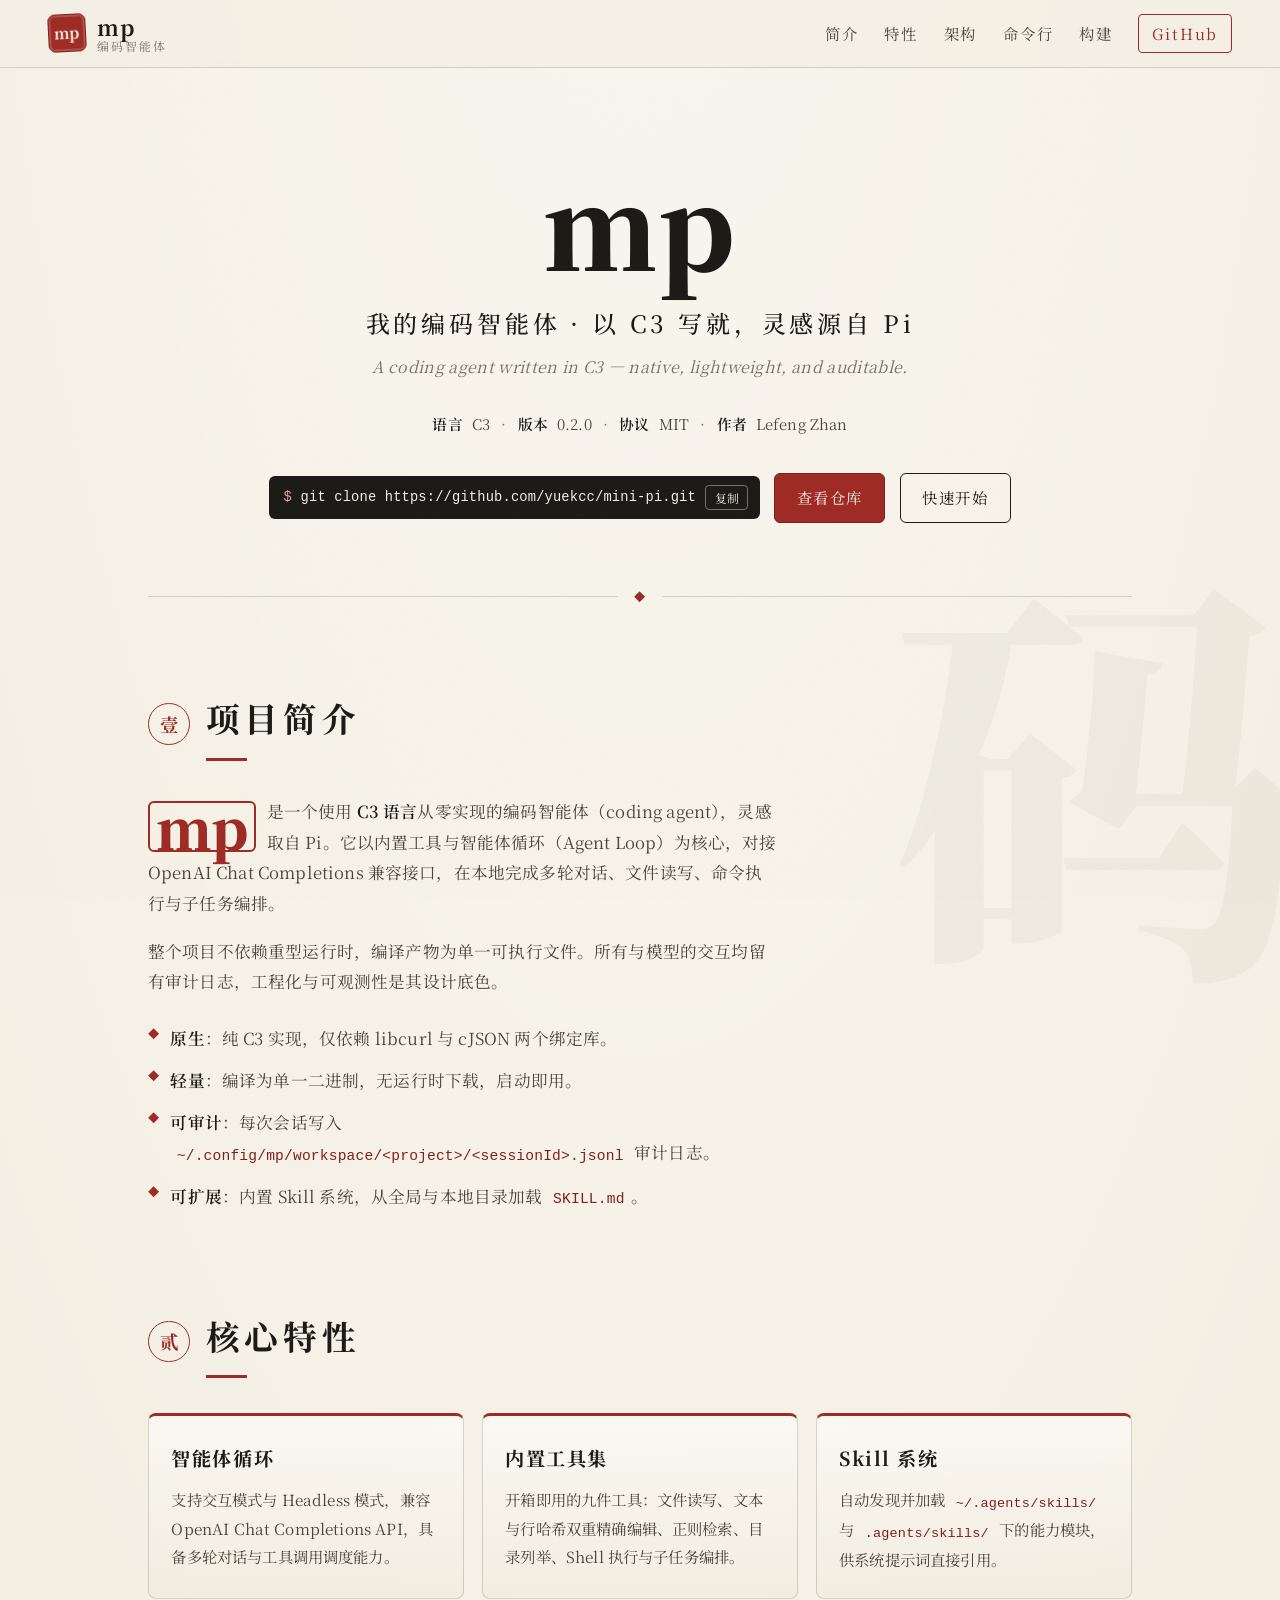
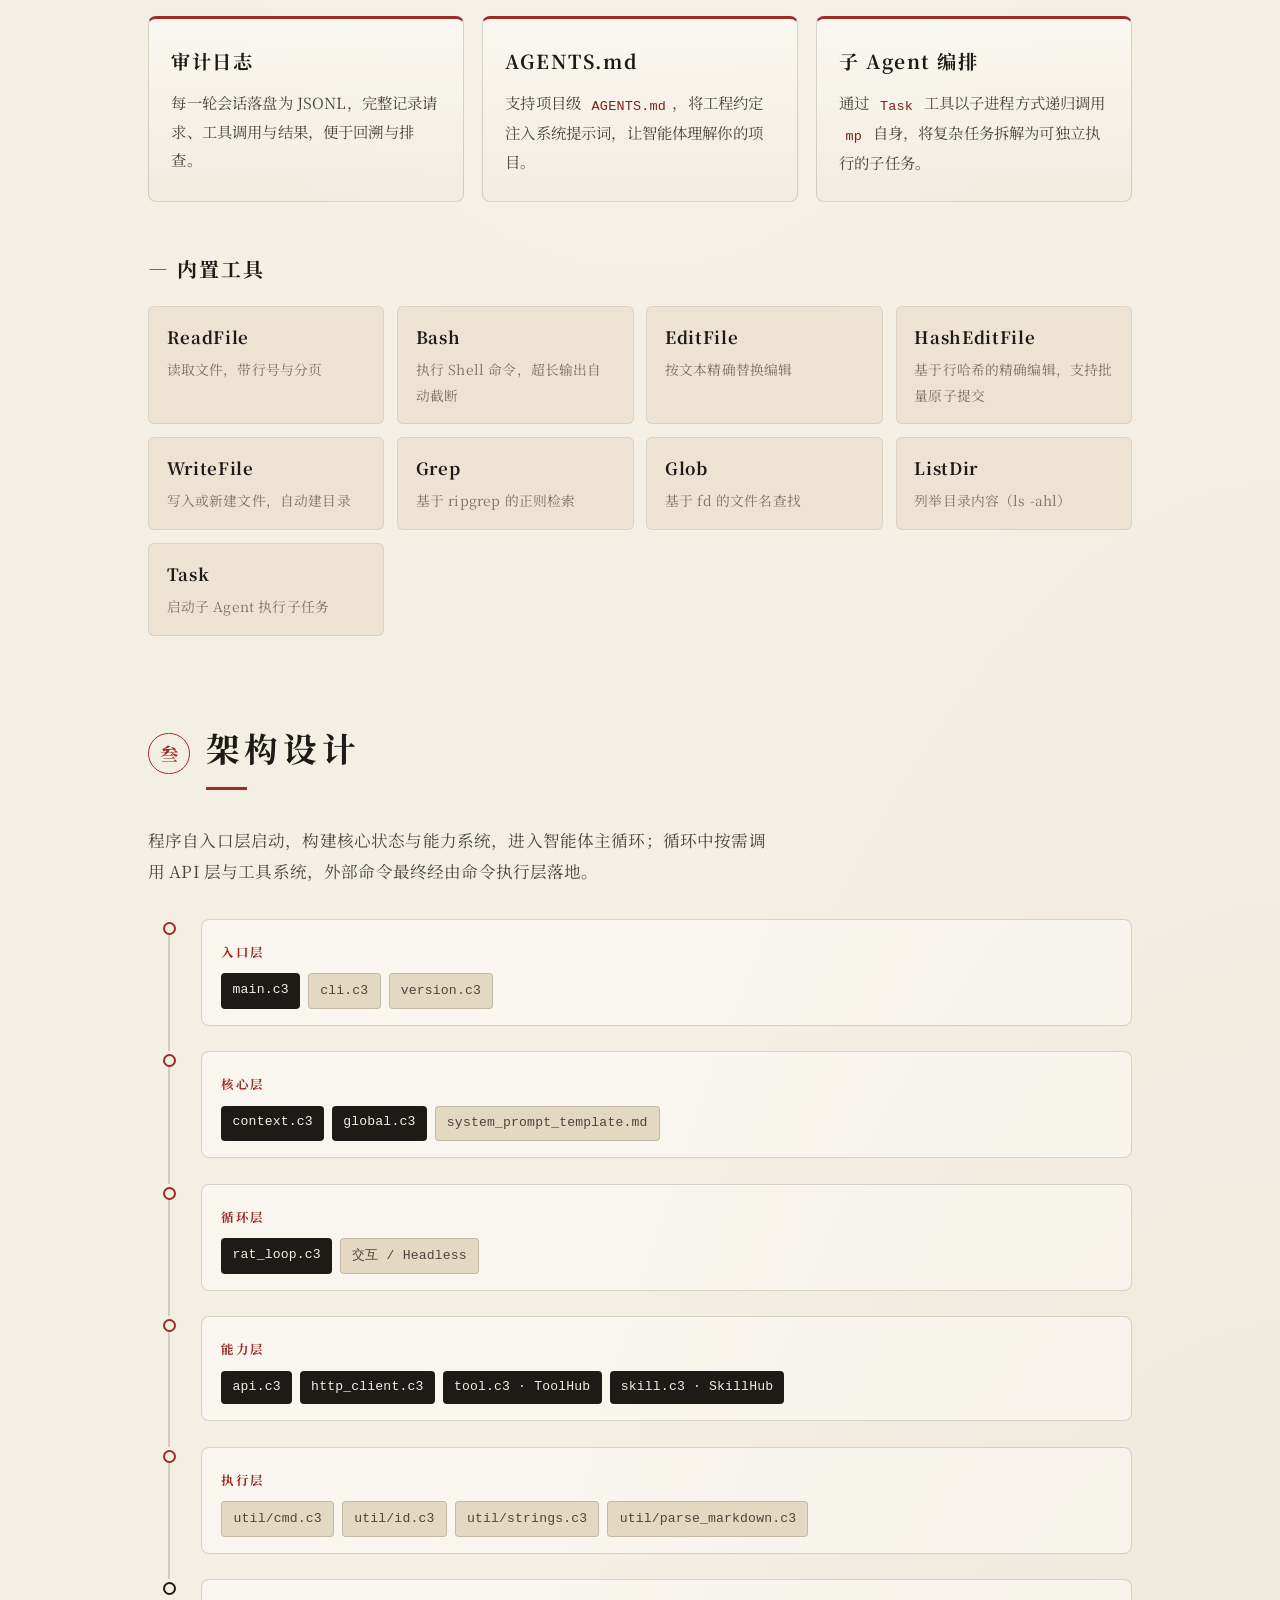
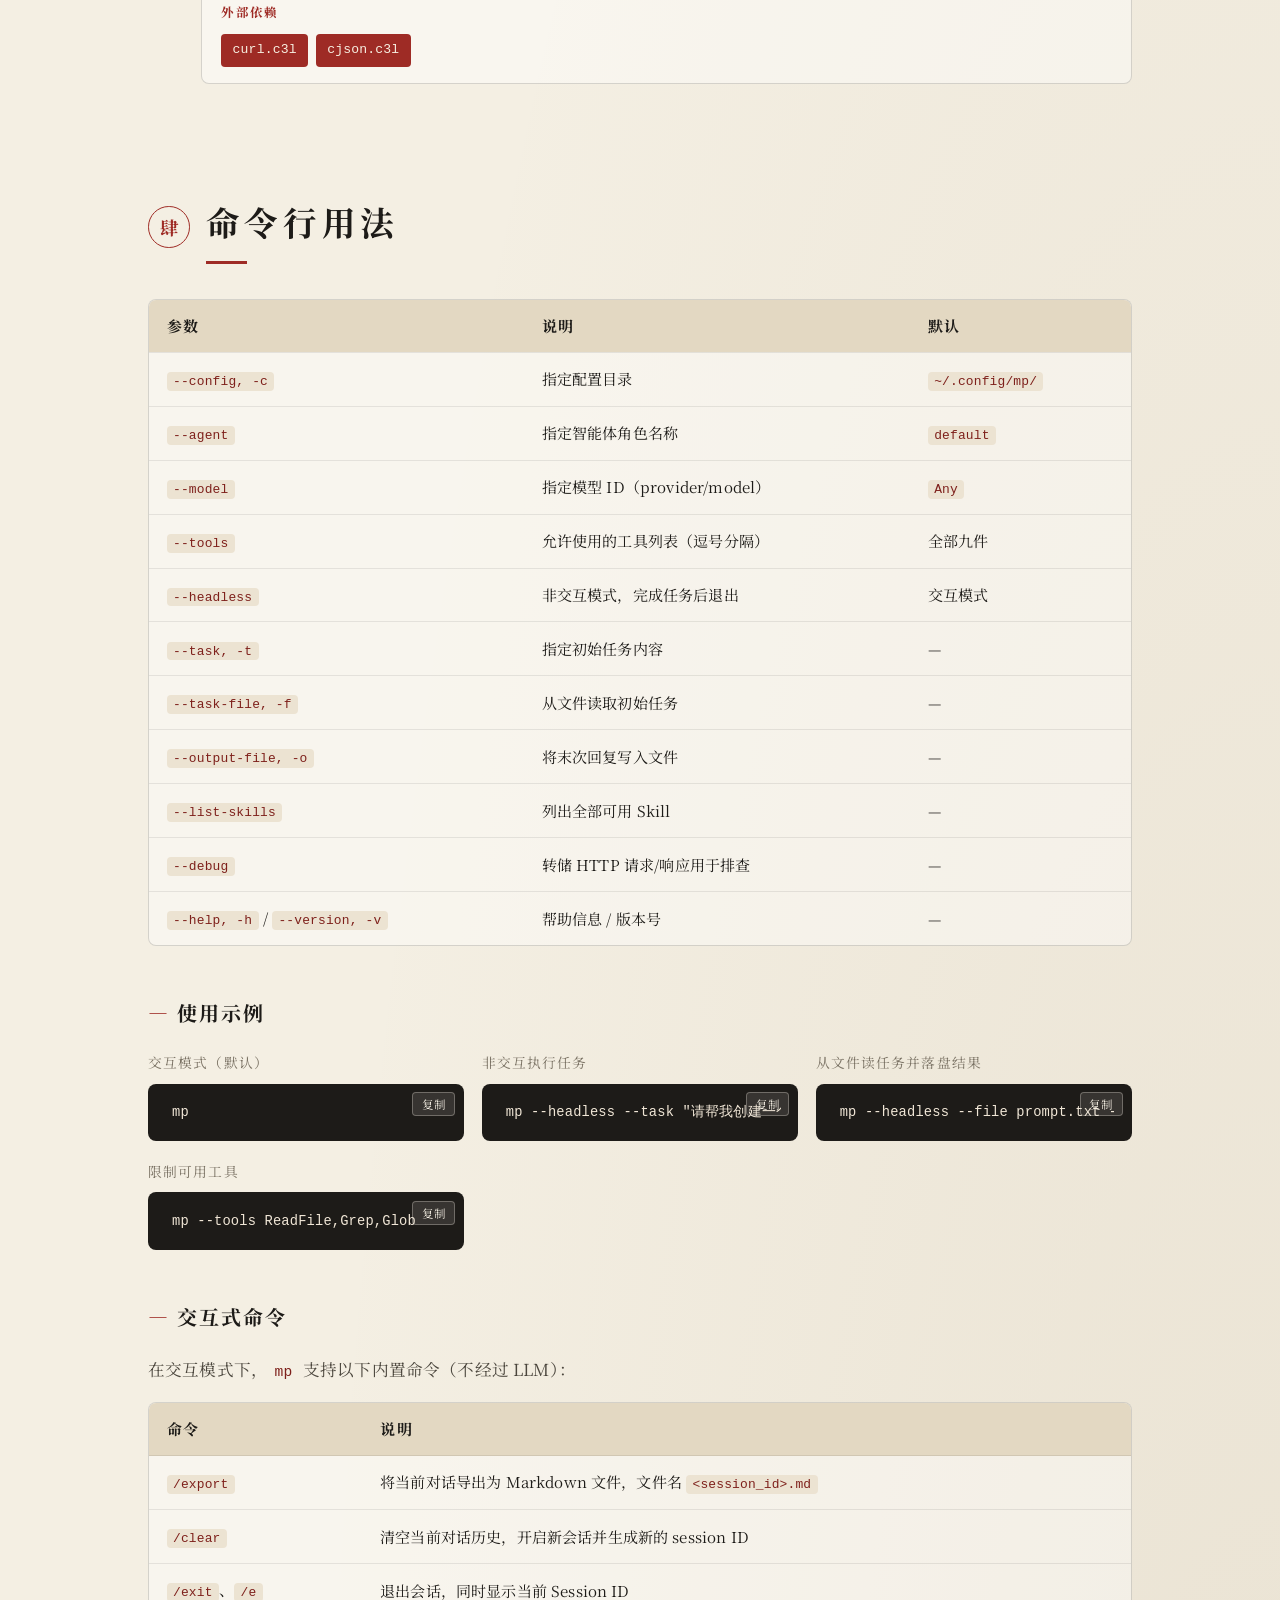
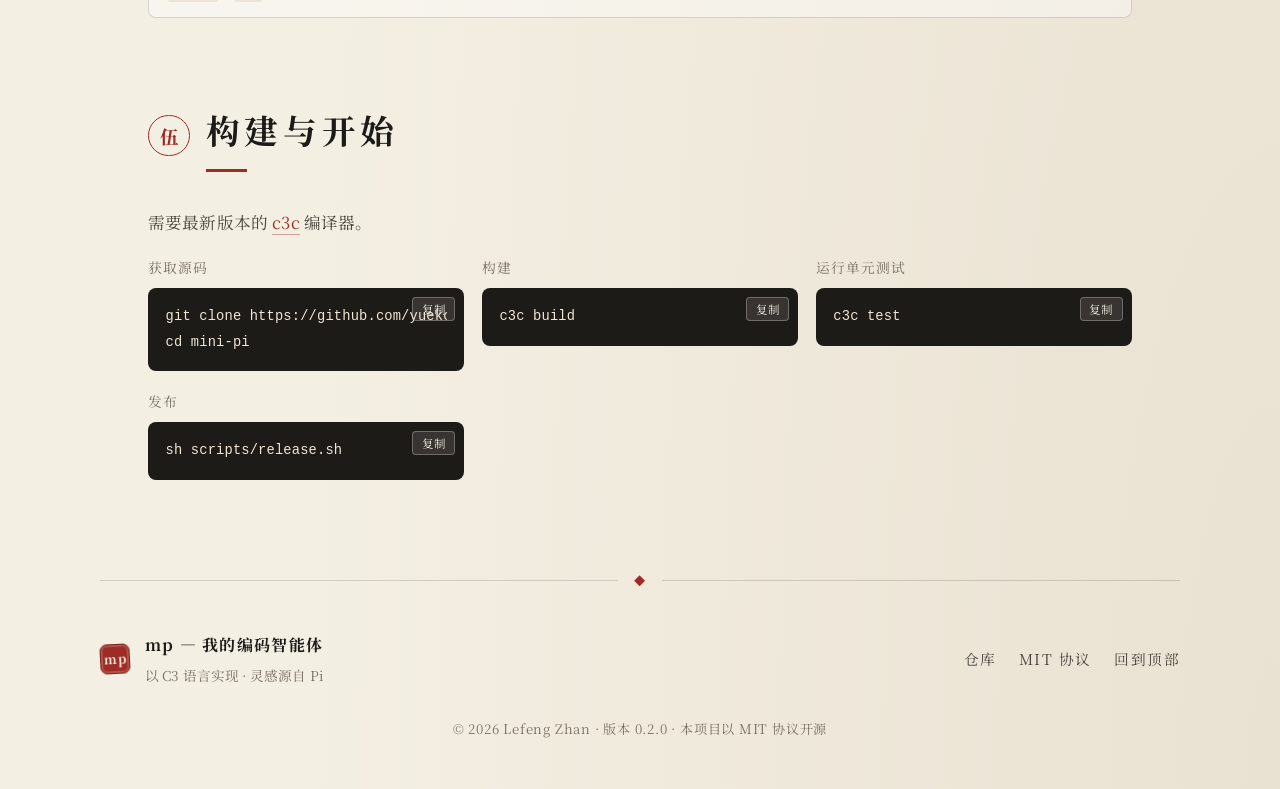
<file: index.html>
<!DOCTYPE html>
<html lang="zh-CN">
<head>
  <meta charset="UTF-8" />
  <meta name="viewport" content="width=device-width, initial-scale=1.0" />
  <title>mp · 我的编码智能体</title>
  <meta name="description" content="mp 是一个使用 C3 语言实现的编码智能体（coding agent），灵感源自 Pi。原生、轻量、可审计。" />
  <link rel="preconnect" href="https://fonts.googleapis.com" />
  <link rel="preconnect" href="https://fonts.gstatic.com" crossorigin />
  <link href="https://fonts.googleapis.com/css2?family=Noto+Serif+SC:wght@300;400;500;600;700;900&family=Noto+Serif:ital,wght@0,400;0,600;1,400&display=swap" rel="stylesheet" />
  <link rel="stylesheet" href="./index.css" />
</head>
<body>
  <!-- 纸纹与印章水印 -->
  <div class="paper-grain" aria-hidden="true"></div>
  <div class="watermark" aria-hidden="true">码</div>

  <!-- 顶栏 -->
  <header class="masthead" id="top">
    <a class="brand" href="#top" aria-label="mp 首页">
      <span class="seal" aria-hidden="true"><span class="seal__inner">mp</span></span>
      <span class="brand__text">
        <span class="brand__name">mp</span>
        <span class="brand__sub">编码智能体</span>
      </span>
    </a>
    <nav class="nav" aria-label="主导航">
      <a href="#intro" class="nav__link">简介</a>
      <a href="#features" class="nav__link">特性</a>
      <a href="#architecture" class="nav__link">架构</a>
      <a href="#cli" class="nav__link">命令行</a>
      <a href="#build" class="nav__link">构建</a>
      <a class="nav__link nav__link--ext" href="https://github.com/yuekcc/mini-pi" target="_blank" rel="noopener">GitHub</a>
    </nav>
    <button class="nav-toggle" id="navToggle" aria-label="展开导航" aria-expanded="false">
      <span></span><span></span><span></span>
    </button>
  </header>

  <main>
    <!-- 首屏 -->
    <section class="hero" id="hero">
      <div class="hero__inner">
        <h1 class="hero__title reveal" style="--d:1">
          <span class="hero__word">mp</span>
        </h1>
        <p class="hero__zh reveal" style="--d:2">我的编码智能体 · 以 C3 写就，灵感源自 Pi</p>
        <p class="hero__en reveal" style="--d:3">A coding agent written in C3 — native, lightweight, and auditable.</p>

        <div class="hero__meta reveal" style="--d:4">
          <span><b>语言</b> C3</span>
          <span class="dot">·</span>
          <span><b>版本</b> 0.2.0</span>
          <span class="dot">·</span>
          <span><b>协议</b> MIT</span>
          <span class="dot">·</span>
          <span><b>作者</b> Lefeng Zhan</span>
        </div>

        <div class="hero__actions reveal" style="--d:5">
          <div class="cmdline" data-copy="git clone https://github.com/yuekcc/mini-pi.git">
            <span class="cmdline__prompt">$</span>
            <code>git clone https://github.com/yuekcc/mini-pi.git</code>
            <button class="cmdline__copy" aria-label="复制命令">复制</button>
          </div>
          <a class="btn btn--primary" href="https://github.com/yuekcc/mini-pi" target="_blank" rel="noopener">查看仓库</a>
          <a class="btn btn--ghost" href="#build">快速开始</a>
        </div>
      </div>
      <div class="hero__rule" aria-hidden="true">
        <span></span><span class="diamond">◆</span><span></span>
      </div>
    </section>

    <!-- 简介 -->
    <section class="section" id="intro">
      <div class="section__head reveal">
        <span class="section__no">壹</span>
        <h2 class="section__title">项目简介</h2>
      </div>
      <div class="prose reveal">
        <p class="dropcap"><span class="dropcap__ch">mp</span> 是一个使用 <b>C3 语言</b>从零实现的编码智能体（coding agent），灵感取自 Pi。它以内置工具与智能体循环（Agent Loop）为核心，对接 OpenAI Chat Completions 兼容接口，在本地完成多轮对话、文件读写、命令执行与子任务编排。</p>
        <p>整个项目不依赖重型运行时，编译产物为单一可执行文件。所有与模型的交互均留有审计日志，工程化与可观测性是其设计底色。</p>
        <ul class="keylist">
          <li><b>原生</b>：纯 C3 实现，仅依赖 libcurl 与 cJSON 两个绑定库。</li>
          <li><b>轻量</b>：编译为单一二进制，无运行时下载，启动即用。</li>
          <li><b>可审计</b>：每次会话写入 <code>~/.config/mp/workspace/&lt;project&gt;/&lt;sessionId&gt;.jsonl</code> 审计日志。</li>
          <li><b>可扩展</b>：内置 Skill 系统，从全局与本地目录加载 <code>SKILL.md</code>。</li>
        </ul>
      </div>
    </section>

    <!-- 特性 -->
    <section class="section" id="features">
      <div class="section__head reveal">
        <span class="section__no">贰</span>
        <h2 class="section__title">核心特性</h2>
      </div>

      <div class="cards">
        <article class="card reveal">
          <h3 class="card__title">智能体循环</h3>
          <p class="card__body">支持交互模式与 Headless 模式，兼容 OpenAI Chat Completions API，具备多轮对话与工具调用调度能力。</p>
        </article>
        <article class="card reveal" style="--d:1">
          <h3 class="card__title">内置工具集</h3>
          <p class="card__body">开箱即用的九件工具：文件读写、文本与行哈希双重精确编辑、正则检索、目录列举、Shell 执行与子任务编排。</p>
        </article>
        <article class="card reveal" style="--d:2">
          <h3 class="card__title">Skill 系统</h3>
          <p class="card__body">自动发现并加载 <code>~/.agents/skills/</code> 与 <code>.agents/skills/</code> 下的能力模块，供系统提示词直接引用。</p>
        </article>
        <article class="card reveal">
          <h3 class="card__title">审计日志</h3>
          <p class="card__body">每一轮会话落盘为 JSONL，完整记录请求、工具调用与结果，便于回溯与排查。</p>
        </article>
        <article class="card reveal" style="--d:1">
          <h3 class="card__title">AGENTS.md</h3>
          <p class="card__body">支持项目级 <code>AGENTS.md</code>，将工程约定注入系统提示词，让智能体理解你的项目。</p>
        </article>
        <article class="card reveal" style="--d:2">
          <h3 class="card__title">子 Agent 编排</h3>
          <p class="card__body">通过 <code>Task</code> 工具以子进程方式递归调用 <code>mp</code> 自身，将复杂任务拆解为可独立执行的子任务。</p>
        </article>
      </div>

      <h3 class="subhead reveal">内置工具</h3>
      <div class="tools">
        <div class="tool reveal"><span class="tool__name">ReadFile</span><span class="tool__desc">读取文件，带行号与分页</span></div>
        <div class="tool reveal" style="--d:1"><span class="tool__name">Bash</span><span class="tool__desc">执行 Shell 命令，超长输出自动截断</span></div>
        <div class="tool reveal" style="--d:2"><span class="tool__name">EditFile</span><span class="tool__desc">按文本精确替换编辑</span></div>
        <div class="tool reveal" style="--d:3"><span class="tool__name">HashEditFile</span><span class="tool__desc">基于行哈希的精确编辑，支持批量原子提交</span></div>
        <div class="tool reveal"><span class="tool__name">WriteFile</span><span class="tool__desc">写入或新建文件，自动建目录</span></div>
        <div class="tool reveal" style="--d:1"><span class="tool__name">Grep</span><span class="tool__desc">基于 ripgrep 的正则检索</span></div>
        <div class="tool reveal" style="--d:2"><span class="tool__name">Glob</span><span class="tool__desc">基于 fd 的文件名查找</span></div>
        <div class="tool reveal" style="--d:3"><span class="tool__name">ListDir</span><span class="tool__desc">列举目录内容（ls -ahl）</span></div>
        <div class="tool reveal"><span class="tool__name">Task</span><span class="tool__desc">启动子 Agent 执行子任务</span></div>
      </div>
    </section>

    <!-- 架构 -->
    <section class="section" id="architecture">
      <div class="section__head reveal">
        <span class="section__no">叁</span>
        <h2 class="section__title">架构设计</h2>
      </div>
      <p class="prose reveal">程序自入口层启动，构建核心状态与能力系统，进入智能体主循环；循环中按需调用 API 层与工具系统，外部命令最终经由命令执行层落地。</p>

      <div class="spine">
        <div class="layer reveal">
          <div class="layer__rail"><span class="layer__dot"></span></div>
          <div class="layer__body">
            <span class="layer__tag">入口层</span>
            <div class="chips"><span class="chip">main.c3</span><span class="chip chip--soft">cli.c3</span><span class="chip chip--soft">version.c3</span></div>
          </div>
        </div>
        <div class="layer reveal">
          <div class="layer__rail"><span class="layer__dot"></span></div>
          <div class="layer__body">
            <span class="layer__tag">核心层</span>
            <div class="chips"><span class="chip">context.c3</span><span class="chip">global.c3</span><span class="chip chip--soft">system_prompt_template.md</span></div>
          </div>
        </div>
        <div class="layer reveal">
          <div class="layer__rail"><span class="layer__dot"></span></div>
          <div class="layer__body">
            <span class="layer__tag">循环层</span>
            <div class="chips"><span class="chip">rat_loop.c3</span><span class="chip chip--soft">交互 / Headless</span></div>
          </div>
        </div>
        <div class="layer reveal">
          <div class="layer__rail"><span class="layer__dot"></span></div>
          <div class="layer__body">
            <span class="layer__tag">能力层</span>
            <div class="chips">
              <span class="chip">api.c3</span><span class="chip">http_client.c3</span>
              <span class="chip">tool.c3 · ToolHub</span><span class="chip">skill.c3 · SkillHub</span>
            </div>
          </div>
        </div>
        <div class="layer reveal">
          <div class="layer__rail"><span class="layer__dot"></span></div>
          <div class="layer__body">
            <span class="layer__tag">执行层</span>
            <div class="chips">
              <span class="chip chip--soft">util/cmd.c3</span><span class="chip chip--soft">util/id.c3</span>
              <span class="chip chip--soft">util/strings.c3</span><span class="chip chip--soft">util/parse_markdown.c3</span>
            </div>
          </div>
        </div>
        <div class="layer layer--base reveal">
          <div class="layer__rail"><span class="layer__dot"></span></div>
          <div class="layer__body">
            <span class="layer__tag">外部依赖</span>
            <div class="chips"><span class="chip chip--base">curl.c3l</span><span class="chip chip--base">cjson.c3l</span></div>
          </div>
        </div>
      </div>
    </section>

    <!-- 命令行 -->
    <section class="section" id="cli">
      <div class="section__head reveal">
        <span class="section__no">肆</span>
        <h2 class="section__title">命令行用法</h2>
      </div>

      <div class="table-wrap reveal">
        <table class="doctable">
          <thead>
            <tr><th>参数</th><th>说明</th><th>默认</th></tr>
          </thead>
          <tbody>
            <tr><td><code>--config, -c</code></td><td>指定配置目录</td><td><code>~/.config/mp/</code></td></tr>
            <tr><td><code>--agent</code></td><td>指定智能体角色名称</td><td><code>default</code></td></tr>
            <tr><td><code>--model</code></td><td>指定模型 ID（provider/model）</td><td><code>Any</code></td></tr>
            <tr><td><code>--tools</code></td><td>允许使用的工具列表（逗号分隔）</td><td>全部九件</td></tr>
            <tr><td><code>--headless</code></td><td>非交互模式，完成任务后退出</td><td>交互模式</td></tr>
            <tr><td><code>--task, -t</code></td><td>指定初始任务内容</td><td>—</td></tr>
            <tr><td><code>--task-file, -f</code></td><td>从文件读取初始任务</td><td>—</td></tr>
            <tr><td><code>--output-file, -o</code></td><td>将末次回复写入文件</td><td>—</td></tr>
            <tr><td><code>--list-skills</code></td><td>列出全部可用 Skill</td><td>—</td></tr>
            <tr><td><code>--debug</code></td><td>转储 HTTP 请求/响应用于排查</td><td>—</td></tr>
            <tr><td><code>--help, -h</code> / <code>--version, -v</code></td><td>帮助信息 / 版本号</td><td>—</td></tr>
          </tbody>
        </table>
      </div>

      <h3 class="subhead reveal">使用示例</h3>
      <div class="examples">
        <figure class="example">
          <figcaption>交互模式（默认）</figcaption>
          <div class="codeblock" data-copy="mp">
            <button class="codeblock__copy" aria-label="复制代码">复制</button>
            <pre><code>mp</code></pre>
          </div>
        </figure>
        <figure class="example">
          <figcaption>非交互执行任务</figcaption>
          <div class="codeblock" data-copy="mp --headless --task &quot;请帮我创建一个 hello world 程序&quot;">
            <button class="codeblock__copy" aria-label="复制代码">复制</button>
            <pre><code>mp --headless --task "请帮我创建一个 hello world 程序"</code></pre>
          </div>
        </figure>
        <figure class="example">
          <figcaption>从文件读任务并落盘结果</figcaption>
          <div class="codeblock" data-copy="mp --headless --task-file prompt.txt --output-file result.txt">
            <button class="codeblock__copy" aria-label="复制代码">复制</button>
            <pre><code>mp --headless --file prompt.txt --output-file result.txt</code></pre>
          </div>
        </figure>
        <figure class="example">
          <figcaption>限制可用工具</figcaption>
          <div class="codeblock" data-copy="mp --tools ReadFile,Grep,Glob">
            <button class="codeblock__copy" aria-label="复制代码">复制</button>
            <pre><code>mp --tools ReadFile,Grep,Glob</code></pre>
          </div>
        </figure>
      </div>

      <h3 class="subhead reveal">交互式命令</h3>
      <p class="prose reveal">在交互模式下，<code>mp</code> 支持以下内置命令（不经过 LLM）：</p>
      <div class="table-wrap reveal">
        <table class="doctable">
          <thead>
            <tr><th>命令</th><th>说明</th></tr>
          </thead>
          <tbody>
            <tr><td><code>/export</code></td><td>将当前对话导出为 Markdown 文件，文件名 <code>&lt;session_id&gt;.md</code></td></tr>
            <tr><td><code>/clear</code></td><td>清空当前对话历史，开启新会话并生成新的 session ID</td></tr>
            <tr><td><code>/exit</code>、<code>/e</code></td><td>退出会话，同时显示当前 Session ID</td></tr>
          </tbody>
        </table>
      </div>
    </section>

    <!-- 构建 -->
    <section class="section" id="build">
      <div class="section__head reveal">
        <span class="section__no">伍</span>
        <h2 class="section__title">构建与开始</h2>
      </div>
      <p class="prose reveal">需要最新版本的 <a href="https://github.com/c3lang/c3c/releases/tag/latest-prerelease-tag" target="_blank" rel="noopener">c3c</a> 编译器。</p>
      <div class="examples">
        <figure class="example">
          <figcaption>获取源码</figcaption>
          <div class="codeblock" data-copy="git clone https://github.com/yuekcc/mini-pi.git&#10;cd mini-pi">
            <button class="codeblock__copy" aria-label="复制代码">复制</button>
            <pre><code>git clone https://github.com/yuekcc/mini-pi.git
cd mini-pi</code></pre>
          </div>
        </figure>
        <figure class="example">
          <figcaption>构建</figcaption>
          <div class="codeblock" data-copy="c3c build">
            <button class="codeblock__copy" aria-label="复制代码">复制</button>
            <pre><code>c3c build</code></pre>
          </div>
        </figure>
        <figure class="example">
          <figcaption>运行单元测试</figcaption>
          <div class="codeblock" data-copy="c3c test">
            <button class="codeblock__copy" aria-label="复制代码">复制</button>
            <pre><code>c3c test</code></pre>
          </div>
        </figure>
        <figure class="example">
          <figcaption>发布</figcaption>
          <div class="codeblock" data-copy="sh scripts/release.sh">
            <button class="codeblock__copy" aria-label="复制代码">复制</button>
            <pre><code>sh scripts/release.sh</code></pre>
          </div>
        </figure>
      </div>
    </section>
  </main>

  <footer class="footer">
    <div class="footer__rule" aria-hidden="true"><span></span><span class="diamond">◆</span><span></span></div>
    <div class="footer__inner">
      <div class="footer__brand">
        <span class="seal seal--sm" aria-hidden="true"><span class="seal__inner">mp</span></span>
        <div>
          <p class="footer__name">mp — 我的编码智能体</p>
          <p class="footer__note">以 C3 语言实现 · 灵感源自 Pi</p>
        </div>
      </div>
      <nav class="footer__nav" aria-label="页脚导航">
        <a href="https://github.com/yuekcc/mini-pi" target="_blank" rel="noopener">仓库</a>
        <a href="https://github.com/yuekcc/mini-pi/blob/main/LICENSE" target="_blank" rel="noopener">MIT 协议</a>
        <a href="#top">回到顶部</a>
      </nav>
    </div>
    <p class="footer__copy">© <span id="year"></span> Lefeng Zhan · 版本 0.2.0 · 本项目以 MIT 协议开源</p>
  </footer>

  <script src="./index.js"></script>
</body>
</html>
</file>
<file: index.css>
/* ============================================================
   mp · GitHub Pages
   正式 · 宋体 · 水墨纸笺 风格
   ============================================================ */

:root {
  --ink:        #1d1b18;   /* 墨色 */
  --ink-soft:   #4b463d;   /* 淡墨 */
  --ink-faint:  #7a7264;   /* 远墨 */
  --paper:      #f4efe3;   /* 宣纸 */
  --paper-2:    #ece3d2;   /* 纸纹二 */
  --paper-3:    #e3d8c2;   /* 纸纹三 */
  --seal:       #9e2b25;   /* 朱印 */
  --seal-deep:  #7e201b;
  --gold:       #8a6d3b;   /* 描金 */
  --line:       rgba(29,27,24,0.16);
  --line-soft:  rgba(29,27,24,0.09);

  --serif: "Noto Serif SC", "Source Han Serif SC", "Songti SC", "STSong",
           "SimSun", "Noto Serif", "Times New Roman", serif;
  --mono:  "JetBrains Mono", "Cascadia Code", "SFMono-Regular", Menlo,
           Consolas, "Courier New", monospace;

  --maxw: 1080px;
  --ease: cubic-bezier(0.22, 0.61, 0.36, 1);
}

* { box-sizing: border-box; }

html { scroll-behavior: smooth; }

body {
  margin: 0;
  font-family: var(--serif);
  color: var(--ink);
  background: var(--paper);
  background-image:
    radial-gradient(120% 80% at 50% -10%, rgba(255,255,255,0.55), transparent 60%),
    radial-gradient(140% 120% at 100% 100%, rgba(138,109,59,0.10), transparent 55%);
  line-height: 1.85;
  font-weight: 400;
  letter-spacing: 0.01em;
  -webkit-font-smoothing: antialiased;
  text-rendering: optimizeLegibility;
}

/* ===================== 滚动条 ===================== */
/* Firefox — 统一细窄滚动条 */
* {
  scrollbar-width: thin;
  scrollbar-color: color-mix(in srgb, var(--ink) 30%, transparent) transparent;
}
/* Chrome / Edge (WebKit) — 现代圆角悬浮风格 */
*::-webkit-scrollbar { width: 12px; height: 12px; }
*::-webkit-scrollbar-track { background: transparent; }
*::-webkit-scrollbar-thumb {
  background: color-mix(in srgb, var(--ink) 30%, transparent);
  border-radius: 999px;
  border: 3px solid transparent;
  background-clip: padding-box;
  transition: background-color 0.2s var(--ease);
}
*::-webkit-scrollbar-thumb:hover {
  background: color-mix(in srgb, var(--ink) 50%, transparent);
  background-clip: padding-box;
}
*::-webkit-scrollbar-corner { background: transparent; }

/* 深色背景区域（代码块）使用浅色滚动条 */
.codeblock pre {
  scrollbar-color: color-mix(in srgb, var(--paper) 28%, transparent) transparent;
}
.codeblock pre::-webkit-scrollbar { height: 8px; }
.codeblock pre::-webkit-scrollbar-thumb {
  background: color-mix(in srgb, var(--paper) 28%, transparent);
  border-radius: 999px;
  border: 2px solid transparent;
  background-clip: padding-box;
}
.codeblock pre::-webkit-scrollbar-thumb:hover {
  background: color-mix(in srgb, var(--paper) 45%, transparent);
  background-clip: padding-box;
}

/* 纸纹颗粒 */
.paper-grain {
  position: fixed; inset: 0; z-index: 0; pointer-events: none;
  opacity: 0.5; mix-blend-mode: multiply;
  background-image: url("data:image/svg+xml;utf8,<svg xmlns='http://www.w3.org/2000/svg' width='180' height='180'><filter id='n'><feTurbulence type='fractalNoise' baseFrequency='0.85' numOctaves='2' stitchTiles='stitch'/><feColorMatrix type='saturate' values='0'/></filter><rect width='100%25' height='100%25' filter='url(%23n)' opacity='0.045'/></svg>");
}

/* 巨大水印字 */
.watermark {
  position: fixed; right: -2vw; bottom: -8vh; z-index: 0; pointer-events: none;
  font-size: 46vh; font-weight: 900; line-height: 1;
  color: rgba(29,27,24,0.035);
  user-select: none;
}

main, .masthead, .footer { position: relative; z-index: 1; }

a { color: inherit; }

/* ===================== 顶栏 ===================== */
.masthead {
  position: sticky; top: 0; z-index: 50;
  display: flex; align-items: center; justify-content: space-between;
  gap: 1.5rem;
  padding: 0.85rem clamp(1.1rem, 4vw, 3rem);
  background: rgba(244,239,227,0.86);
  backdrop-filter: blur(8px);
  border-bottom: 1px solid var(--line);
}
.brand { display: flex; align-items: center; gap: 0.7rem; text-decoration: none; }
.brand__text { display: flex; flex-direction: column; line-height: 1.1; }
.brand__name { font-size: 1.35rem; font-weight: 700; letter-spacing: 0.04em; }
.brand__sub { font-size: 0.74rem; color: var(--ink-faint); letter-spacing: 0.18em; }

/* 印章 */
.seal {
  display: inline-grid; place-items: center;
  width: 2.35rem; height: 2.35rem; flex: 0 0 auto;
  background: var(--seal);
  border: 1.5px solid var(--seal-deep);
  border-radius: 7px;
  box-shadow: inset 0 0 0 2px rgba(255,255,255,0.18);
  transform: rotate(-3deg);
}
.seal__inner {
  font-family: var(--serif); font-weight: 700; font-size: 0.95rem;
  color: #f7efe1; letter-spacing: 0.02em;
}
.seal--sm { width: 1.9rem; height: 1.9rem; }
.seal--sm .seal__inner { font-size: 0.78rem; }

.nav { display: flex; align-items: center; gap: clamp(0.9rem, 2vw, 1.8rem); }
.nav__link {
  text-decoration: none; font-size: 0.96rem; color: var(--ink-soft);
  letter-spacing: 0.12em; position: relative; padding: 0.2rem 0;
  transition: color 0.25s var(--ease);
}
.nav__link::after {
  content: ""; position: absolute; left: 0; bottom: -2px; height: 1.5px; width: 0;
  background: var(--seal); transition: width 0.3s var(--ease);
}
.nav__link:hover { color: var(--ink); }
.nav__link:hover::after, .nav__link.is-active::after { width: 100%; }
.nav__link--ext {
  color: var(--seal); border: 1px solid var(--seal);
  padding: 0.28rem 0.8rem; border-radius: 4px;
}
.nav__link--ext::after { display: none; }
.nav__link--ext:hover { background: var(--seal); color: #f7efe1; }

.nav-toggle { display: none; flex-direction: column; gap: 5px; background: none; border: 0; cursor: pointer; padding: 6px; }
.nav-toggle span { width: 24px; height: 2px; background: var(--ink); transition: 0.3s var(--ease); }

/* ===================== 首屏 ===================== */
.hero { padding: clamp(3.5rem, 11vh, 8rem) clamp(1.1rem, 5vw, 3rem) 0; text-align: center; }
.hero__inner { max-width: 760px; margin: 0 auto; }
.hero__kicker { display: flex; gap: 0.6rem; justify-content: center; flex-wrap: wrap; margin: 0 0 1.6rem; }
.tag {
  font-size: 0.78rem; letter-spacing: 0.14em; padding: 0.3rem 0.8rem;
  border: 1px solid var(--ink); border-radius: 999px; color: var(--ink);
}
.tag--ghost { border-color: var(--line); color: var(--ink-faint); }

.hero__title { margin: 0; display: flex; align-items: baseline; justify-content: center; gap: 0.5rem; line-height: 1; }
.hero__glyph {
  font-size: clamp(3.5rem, 12vw, 7rem); font-weight: 900; color: var(--seal);
  text-shadow: 0 2px 0 rgba(126,32,27,0.18);
}
.hero__word {
  font-size: clamp(3.5rem, 12vw, 7rem); font-weight: 900; letter-spacing: 0.02em;
  color: var(--ink);
}
.hero__zh { font-size: clamp(1.05rem, 2.6vw, 1.5rem); font-weight: 500; letter-spacing: 0.16em; margin: 1.4rem 0 0.4rem; color: var(--ink); }
.hero__en { font-family: var(--serif); font-style: italic; color: var(--ink-faint); font-size: 1rem; letter-spacing: 0.02em; margin: 0 0 1.8rem; }

.hero__meta { display: flex; flex-wrap: wrap; gap: 0.5rem 0.7rem; justify-content: center; font-size: 0.92rem; color: var(--ink-soft); margin-bottom: 2.2rem; }
.hero__meta b { color: var(--ink); font-weight: 600; margin-right: 0.3rem; }
.hero__meta .dot { color: var(--ink-faint); }

.hero__actions { display: flex; flex-wrap: wrap; gap: 0.9rem; justify-content: center; align-items: center; }
.cmdline {
  display: inline-flex; align-items: center; gap: 0.55rem;
  background: var(--ink); color: var(--paper);
  padding: 0.55rem 0.7rem 0.55rem 0.9rem; border-radius: 6px;
  font-family: var(--mono); font-size: 0.86rem; position: relative;
}
.cmdline__prompt { color: #e0a59d; }
.cmdline code { color: #f4efe3; white-space: nowrap; }
.cmdline__copy {
  border: 1px solid rgba(244,239,227,0.4); background: transparent; color: var(--paper);
  font-family: var(--serif); font-size: 0.74rem; padding: 0.18rem 0.55rem; border-radius: 4px;
  cursor: pointer; transition: 0.2s var(--ease);
}
.cmdline__copy:hover { background: var(--seal); border-color: var(--seal); }

.btn {
  display: inline-block; text-decoration: none; font-size: 0.96rem; letter-spacing: 0.1em;
  padding: 0.62rem 1.35rem; border-radius: 6px; transition: 0.25s var(--ease); cursor: pointer;
}
.btn--primary { background: var(--seal); color: #f7efe1; border: 1px solid var(--seal-deep); }
.btn--primary:hover { background: var(--seal-deep); transform: translateY(-1px); }
.btn--ghost { background: transparent; color: var(--ink); border: 1px solid var(--ink); }
.btn--ghost:hover { background: var(--ink); color: var(--paper); }

.hero__rule { display: flex; align-items: center; gap: 1rem; max-width: var(--maxw); margin: clamp(3rem, 7vh, 5rem) auto 0; padding: 0 clamp(1.1rem,5vw,3rem); }
.hero__rule span:not(.diamond) { flex: 1; height: 1px; background: var(--line); }
.diamond { color: var(--seal); font-size: 0.7rem; }

/* ===================== 区块 ===================== */
.section { max-width: var(--maxw); margin: 0 auto; padding: clamp(3.5rem, 9vh, 6.5rem) clamp(1.1rem, 5vw, 3rem) 0; }
.section__head { display: flex; align-items: center; gap: 1rem; margin-bottom: 2.2rem; }
.section__no {
  display: grid; place-items: center; width: 2.6rem; height: 2.6rem; flex: 0 0 auto;
  border: 1.5px solid var(--seal); color: var(--seal); border-radius: 50%;
  font-size: 1.15rem; font-weight: 700;
}
.section__title { font-size: clamp(1.5rem, 4vw, 2.1rem); font-weight: 700; letter-spacing: 0.14em; margin: 0; position: relative; }
.section__title::after { content: ""; display: block; width: 2.6rem; height: 3px; background: var(--seal); margin-top: 0.5rem; }

.prose { font-size: 1.04rem; color: var(--ink-soft); max-width: 70ch; }
.prose b { color: var(--ink); font-weight: 600; }
.prose code, .keylist code, .card code, .subhead + * code {
  font-family: var(--mono); font-size: 0.88em;
  padding: 0.1rem 0.4rem; border-radius: 4px; color: var(--seal-deep);
}
.prose a { color: var(--seal); text-decoration: none; border-bottom: 1px solid rgba(158,43,37,0.4); }
.prose a:hover { border-bottom-color: var(--seal); }

.dropcap { position: relative; }
.dropcap__ch {
  float: left; font-size: 3.4rem; line-height: 0.8; font-weight: 900; color: var(--seal);
  margin: 0.35rem 0.7rem 0 0; padding: 0.1rem 0.35rem; border: 2px solid var(--seal); border-radius: 6px;
}
.keylist { list-style: none; padding: 0; margin: 1.6rem 0 0; }
.keylist li { position: relative; padding-left: 1.4rem; margin-bottom: 0.7rem; }
.keylist li::before { content: "◆"; position: absolute; left: 0; top: 0; color: var(--seal); font-size: 0.7rem; line-height: 1.9; }

/* ===================== 卡片 ===================== */
.cards { display: grid; grid-template-columns: repeat(auto-fit, minmax(260px, 1fr)); gap: 1.1rem; margin-top: 0.5rem; }
.card {
  background: linear-gradient(180deg, rgba(255,255,255,0.5), rgba(236,227,210,0.25));
  border: 1px solid var(--line); border-top: 3px solid var(--seal);
  border-radius: 8px; padding: 1.5rem 1.4rem;
  transition: transform 0.3s var(--ease), box-shadow 0.3s var(--ease), border-color 0.3s var(--ease);
}
.card:hover { transform: translateY(-4px); box-shadow: 0 14px 30px -18px rgba(29,27,24,0.5); border-top-color: var(--seal-deep); }
.card__title { font-size: 1.2rem; font-weight: 700; letter-spacing: 0.08em; margin: 0 0 0.6rem; }
.card__body { font-size: 0.96rem; color: var(--ink-soft); margin: 0; }

.subhead { font-size: 1.25rem; font-weight: 700; letter-spacing: 0.1em; margin: 3rem 0 1.2rem; color: var(--ink); }
.subhead::before { content: "— "; color: var(--seal); }

/* 工具网格 */
.tools { display: grid; grid-template-columns: repeat(auto-fit, minmax(220px, 1fr)); gap: 0.8rem; }
.tool {
  display: flex; flex-direction: column; gap: 0.25rem;
  background: var(--paper-2); border: 1px solid var(--line-soft); border-radius: 6px;
  padding: 0.95rem 1.1rem; transition: 0.25s var(--ease);
}
.tool:hover { background: var(--paper-3); border-color: var(--seal); transform: translateX(3px); }
.tool__name { font-weight: 700; font-size: 1.05rem; letter-spacing: 0.04em; color: var(--ink); }
.tool__desc { font-size: 0.86rem; color: var(--ink-faint); }

/* ===================== 架构脊线 ===================== */
.spine { margin-top: 2rem; position: relative; padding-left: 0.5rem; }
.layer { display: grid; grid-template-columns: 26px 1fr; gap: 1.2rem; padding-bottom: 1.6rem; position: relative; }
.layer__rail { position: relative; display: flex; justify-content: center; }
.layer__rail::before { content: ""; position: absolute; top: 6px; bottom: -1.6rem; width: 2px; background: var(--line); }
.layer:last-child .layer__rail::before { display: none; }
.layer__dot { width: 13px; height: 13px; border-radius: 50%; background: var(--paper); border: 2.5px solid var(--seal); margin-top: 3px; z-index: 1; }
.layer__body { background: rgba(255,255,255,0.42); border: 1px solid var(--line); border-radius: 8px; padding: 1rem 1.2rem; }
.layer__tag { display: inline-block; font-size: 0.78rem; letter-spacing: 0.18em; color: var(--seal); font-weight: 700; margin-bottom: 0.6rem; }
.chips { display: flex; flex-wrap: wrap; gap: 0.5rem; }
.chip {
  font-family: var(--mono); font-size: 0.82rem; background: var(--ink); color: var(--paper);
  padding: 0.28rem 0.7rem; border-radius: 4px;
}
.chip--soft { background: var(--paper-3); color: var(--ink-soft); border: 1px solid var(--line); }
.chip--base { background: var(--seal); color: #f7efe1; }
.layer--base .layer__dot { border-color: var(--ink); }

/* ===================== 表格 ===================== */
.table-wrap { overflow-x: auto; border: 1px solid var(--line); border-radius: 8px; background: rgba(255,255,255,0.4); }
.doctable { width: 100%; border-collapse: collapse; font-size: 0.94rem; min-width: 560px; }
.doctable th, .doctable td { text-align: left; padding: 0.75rem 1.1rem; border-bottom: 1px solid var(--line-soft); }
.doctable thead th { background: var(--paper-3); color: var(--ink); letter-spacing: 0.1em; font-weight: 700; }
.doctable tbody tr:last-child td { border-bottom: 0; }
.doctable tbody tr:hover { background: rgba(158,43,37,0.05); }
.doctable code { font-family: var(--mono); font-size: 0.86em; background: var(--paper-2); padding: 0.12rem 0.4rem; border-radius: 4px; color: var(--seal-deep); }

/* ===================== 代码示例 ===================== */
.examples { display: grid; grid-template-columns: repeat(auto-fit, minmax(280px, 1fr)); gap: 1.1rem; }
.example { margin: 0; animation: mpFade 0.7s var(--ease) both; }
.examples .example:nth-child(2) { animation-delay: 0.10s; }
.examples .example:nth-child(3) { animation-delay: 0.18s; }
.examples .example:nth-child(4) { animation-delay: 0.26s; }
@keyframes mpFade {
  from { opacity: 0; transform: translateY(16px); }
  to   { opacity: 1; transform: none; }
}
.example figcaption { font-size: 0.86rem; color: var(--ink-faint); letter-spacing: 0.08em; margin-bottom: 0.5rem; }
.codeblock { position: relative; background: var(--ink); border-radius: 8px; padding: 1rem 1.1rem; overflow: hidden; }
.codeblock pre { margin: 0; overflow-x: auto; }
.codeblock code { font-family: var(--mono); font-size: 0.86rem; color: #f0e6d6; white-space: pre; }
.codeblock__copy {
  position: absolute; top: 0.55rem; right: 0.55rem;
  background: rgba(244,239,227,0.12); border: 1px solid rgba(244,239,227,0.3); color: var(--paper);
  font-family: var(--serif); font-size: 0.72rem; padding: 0.18rem 0.55rem; border-radius: 4px; cursor: pointer;
  transition: 0.2s var(--ease);
}
.codeblock__copy:hover { background: var(--seal); border-color: var(--seal); }

/* ===================== 页脚 ===================== */
.footer { margin-top: clamp(4rem, 10vh, 7rem); padding: 0 clamp(1.1rem, 5vw, 3rem) 3rem; }
.footer__rule { display: flex; align-items: center; gap: 1rem; max-width: var(--maxw); margin: 0 auto 2.5rem; }
.footer__rule span:not(.diamond) { flex: 1; height: 1px; background: var(--line); }
.footer__inner { max-width: var(--maxw); margin: 0 auto; display: flex; flex-wrap: wrap; gap: 1.5rem; justify-content: space-between; align-items: center; }
.footer__brand { display: flex; align-items: center; gap: 0.9rem; }
.footer__name { margin: 0; font-weight: 700; letter-spacing: 0.08em; }
.footer__note { margin: 0.2rem 0 0; font-size: 0.85rem; color: var(--ink-faint); }
.footer__nav { display: flex; gap: 1.4rem; }
.footer__nav a { text-decoration: none; color: var(--ink-soft); letter-spacing: 0.1em; font-size: 0.92rem; border-bottom: 1px solid transparent; transition: 0.2s var(--ease); }
.footer__nav a:hover { color: var(--seal); border-bottom-color: var(--seal); }
.footer__copy { max-width: var(--maxw); margin: 1.8rem auto 0; text-align: center; font-size: 0.82rem; color: var(--ink-faint); letter-spacing: 0.06em; }

/* ===================== 动效 ===================== */
.reveal { opacity: 0; transform: translateY(22px); transition: opacity 0.7s var(--ease), transform 0.7s var(--ease); transition-delay: calc(var(--d, 0) * 0.09s); }
.reveal.is-in { opacity: 1; transform: none; }

@media (prefers-reduced-motion: reduce) {
  .reveal { opacity: 1; transform: none; transition: none; }
  .example { animation: none; }
  html { scroll-behavior: auto; }
}

/* ===================== 响应式 ===================== */
@media (max-width: 720px) {
  .nav { position: fixed; inset: 3.6rem 0 auto 0; flex-direction: column; align-items: stretch;
    background: var(--paper); border-bottom: 1px solid var(--line); padding: 0.6rem 1.2rem 1rem;
    gap: 0.2rem; transform: translateY(-120%); transition: transform 0.35s var(--ease); }
  .nav.is-open { transform: translateY(0); }
  .nav__link { padding: 0.7rem 0.2rem; border-bottom: 1px solid var(--line-soft); }
  .nav__link--ext { text-align: center; margin-top: 0.4rem; }
  .nav-toggle { display: flex; }
  .hero__meta { font-size: 0.84rem; }
}
</file>
